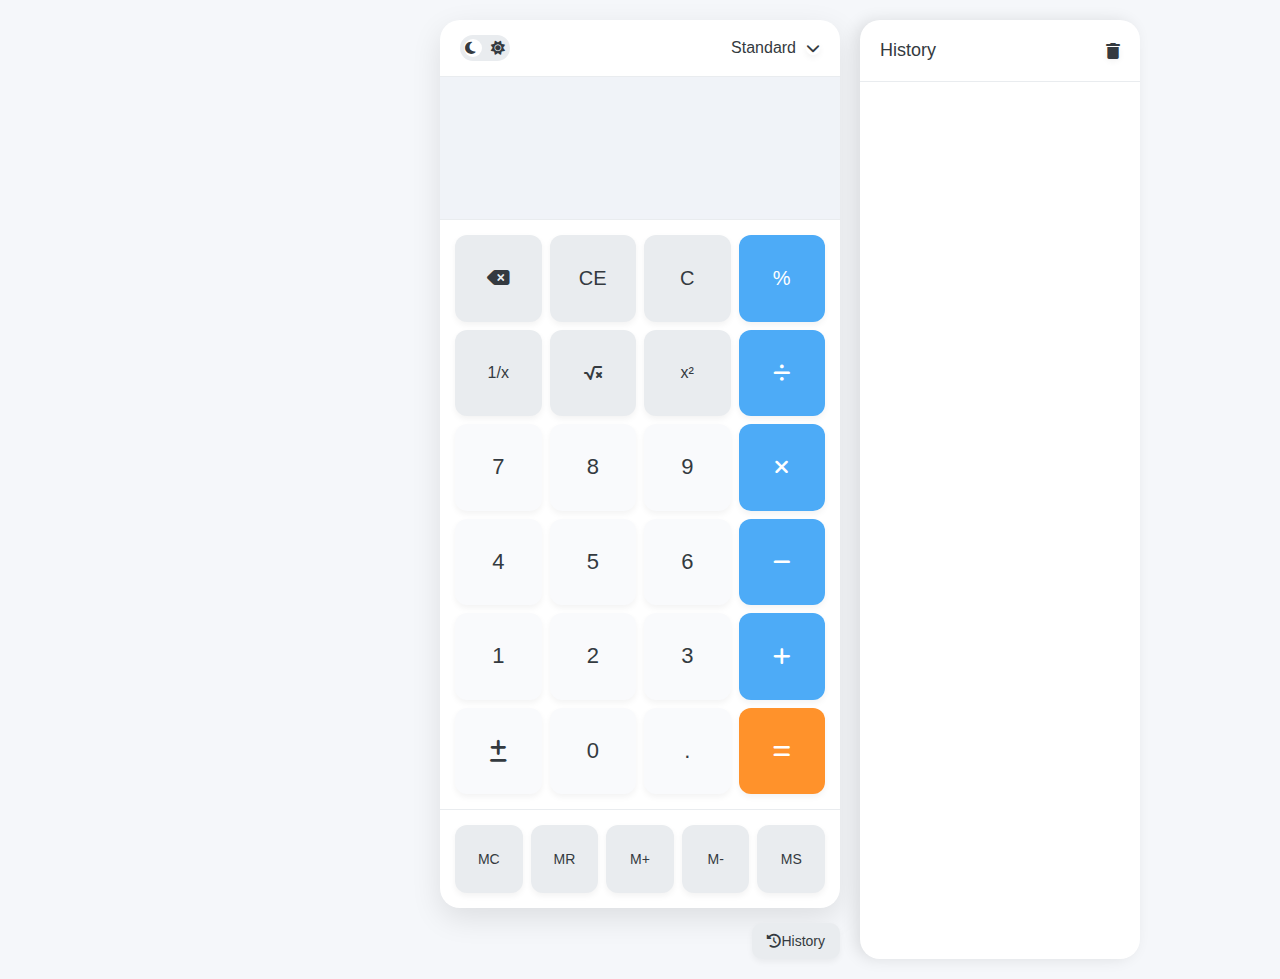
<file: calculator.html>
<!DOCTYPE html>
<html lang="en">
<head>
    <meta charset="UTF-8">
    <meta name="viewport" content="width=device-width, initial-scale=1.0">
    <title>Advanced Calculator</title>
    <link rel="stylesheet" href="calculator.css">
    <link rel="stylesheet" href="https://cdnjs.cloudflare.com/ajax/libs/font-awesome/6.4.0/css/all.min.css">
</head>
<body>
    <div class="calculator-container">
        <div id="calculator">
            <div class="calculator-header">
                <div class="theme-toggle">
                    <input type="checkbox" id="theme-switch">
                    <label for="theme-switch">
                        <i class="fas fa-moon"></i>
                        <i class="fas fa-sun"></i>
                    </label>
                </div>
                <div class="calc-type">
                    <span id="calc-type-display">Standard</span>
                    <div class="dropdown">
                        <button id="dropdown-btn"><i class="fas fa-chevron-down"></i></button>
                        <div class="dropdown-content">
                            <a href="#" data-type="standard">Standard</a>
                            <a href="#" data-type="scientific">Scientific</a>
                        </div>
                    </div>
                </div>
            </div>

            <div class="display-container">
                <div id="history-display"></div>
                <input id="display" readonly>
            </div>

            <div id="scientific-panel">
                <button onclick="calculateFunction('sqrt')" class="function-btn"><i class="fas fa-square-root-alt"></i></button>
                <button onclick="calculateFunction('square')" class="function-btn">x<sup>2</sup></button>
                <button onclick="calculateFunction('cube')" class="function-btn">x<sup>3</sup></button>
                <button onclick="calculateFunction('power')" class="function-btn">x<sup>y</sup></button>
                <button onclick="calculateFunction('sin')" class="function-btn">sin</button>
                <button onclick="calculateFunction('cos')" class="function-btn">cos</button>
                <button onclick="calculateFunction('tan')" class="function-btn">tan</button>
                <button onclick="calculateFunction('log')" class="function-btn">log</button>
                <button onclick="calculateFunction('ln')" class="function-btn">ln</button>
                <button onclick="appendToDisplay('(')" class="function-btn">(</button>
                <button onclick="appendToDisplay(')')" class="function-btn">)</button>
                <button onclick="calculateFunction('pi')" class="function-btn">π</button>
            </div>

            <div id="keys">
                <button onclick="backspace()" class="action-btn"><i class="fas fa-backspace"></i></button>
                <button onclick="clearEntry()" class="action-btn">CE</button>
                <button onclick="clearDisplay()" class="action-btn">C</button>
                <button onclick="appendToDisplay('%')" class="operator-btn">%</button>
                
                <button onclick="calculateFunction('inverse')" class="function-btn">1/x</button>
                <button onclick="calculateFunction('sqrt')" class="function-btn"><i class="fas fa-square-root-alt"></i></button>
                <button onclick="calculateFunction('square')" class="function-btn">x²</button>
                <button onclick="appendToDisplay('/')" class="operator-btn"><i class="fas fa-divide"></i></button>
                
                <button onclick="appendToDisplay('7')" class="number-btn">7</button>
                <button onclick="appendToDisplay('8')" class="number-btn">8</button>
                <button onclick="appendToDisplay('9')" class="number-btn">9</button>
                <button onclick="appendToDisplay('*')" class="operator-btn"><i class="fas fa-times"></i></button>
                
                <button onclick="appendToDisplay('4')" class="number-btn">4</button>
                <button onclick="appendToDisplay('5')" class="number-btn">5</button>
                <button onclick="appendToDisplay('6')" class="number-btn">6</button>
                <button onclick="appendToDisplay('-')" class="operator-btn"><i class="fas fa-minus"></i></button>
                
                <button onclick="appendToDisplay('1')" class="number-btn">1</button>
                <button onclick="appendToDisplay('2')" class="number-btn">2</button>
                <button onclick="appendToDisplay('3')" class="number-btn">3</button>
                <button onclick="appendToDisplay('+')" class="operator-btn"><i class="fas fa-plus"></i></button>
                
                <button onclick="toggleSign()" class="number-btn"><i class="fas fa-plus-minus"></i></button>
                <button onclick="appendToDisplay('0')" class="number-btn">0</button>
                <button onclick="appendToDisplay('.')" class="number-btn">.</button>
                <button onclick="calculate()" class="equals-btn"><i class="fas fa-equals"></i></button>
            </div>

            <div class="memory-keys">
                <button onclick="memoryOperation('mc')" class="memory-btn">MC</button>
                <button onclick="memoryOperation('mr')" class="memory-btn">MR</button>
                <button onclick="memoryOperation('m+')" class="memory-btn">M+</button>
                <button onclick="memoryOperation('m-')" class="memory-btn">M-</button>
                <button onclick="memoryOperation('ms')" class="memory-btn">MS</button>
            </div>
        </div>

        <div class="calc-footer">
            <button id="history-btn"><i class="fas fa-history"></i> History</button>
        </div>

        <div id="history-panel" class="history-panel">
            <div class="history-header">
                <h3>History</h3>
                <button id="clear-history"><i class="fas fa-trash"></i></button>
            </div>
            <div class="history-content"></div>
        </div>
    </div>

    <script src="calculator.js"></script>
</body>
</html>
</file>
<file: calculator.css>
:root {
    /* Light Theme Colors */
    --bg-color: #f5f7fa;
    --calculator-bg: #ffffff;
    --display-bg: #f0f3f8;
    --key-bg: #f9fafc;
    --key-hover: #ecf0f5;
    --key-active: #e2e8f0;
    --operator-bg: #4dabf7;
    --operator-hover: #339af0;
    --operator-active: #228be6;
    --equals-bg: #ff922b;
    --equals-hover: #fd7e14;
    --equals-active: #f76707;
    --function-bg: #e9ecef;
    --function-hover: #dee2e6;
    --function-active: #ced4da;
    --text-color: #343a40;
    --display-text: #212529;
    --history-text: #868e96;
    --memory-bg: #e9ecef;
    --memory-hover: #dee2e6;
    --memory-active: #ced4da;
    --border-color: #e9ecef;
    --shadow-color: rgba(0, 0, 0, 0.1);
}

[data-theme="dark"] {
    /* Dark Theme Colors */
    --bg-color: #212529;
    --calculator-bg: #343a40;
    --display-bg: #2b3035;
    --key-bg: #495057;
    --key-hover: #5c636a;
    --key-active: #6c757d;
    --operator-bg: #1971c2;
    --operator-hover: #1864ab;
    --operator-active: #1451a7;
    --equals-bg: #e67700;
    --equals-hover: #d9480f;
    --equals-active: #c92a2a;
    --function-bg: #343a40;
    --function-hover: #495057;
    --function-active: #5c636a;
    --text-color: #f8f9fa;
    --display-text: #e9ecef;
    --history-text: #adb5bd;
    --memory-bg: #343a40;
    --memory-hover: #495057;
    --memory-active: #5c636a;
    --border-color: #495057;
    --shadow-color: rgba(0, 0, 0, 0.5);
}

* {
    margin: 0;
    padding: 0;
    box-sizing: border-box;
    transition: all 0.3s ease;
}

body {
    margin: 0;
    display: flex;
    justify-content: center;
    align-items: center;
    min-height: 100vh;
    font-family: 'Segoe UI', Tahoma, Geneva, Verdana, sans-serif;
    background-color: var(--bg-color);
    color: var(--text-color);
    padding: 20px;
}

.calculator-container {
    position: relative;
    width: 100%;
    max-width: 400px;
}

#calculator {
    background-color: var(--calculator-bg);
    border-radius: 20px;
    box-shadow: 0 10px 30px var(--shadow-color);
    overflow: hidden;
    width: 100%;
}

.calculator-header {
    display: flex;
    justify-content: space-between;
    align-items: center;
    padding: 15px 20px;
    border-bottom: 1px solid var(--border-color);
}

.theme-toggle {
    position: relative;
    width: 50px;
    height: 26px;
}

.theme-toggle input {
    opacity: 0;
    width: 0;
    height: 0;
}

.theme-toggle label {
    position: absolute;
    cursor: pointer;
    top: 0;
    left: 0;
    right: 0;
    bottom: 0;
    background-color: var(--function-bg);
    border-radius: 34px;
    display: flex;
    align-items: center;
    justify-content: space-between;
    padding: 0 5px;
}

.theme-toggle label:before {
    content: "";
    position: absolute;
    height: 18px;
    width: 18px;
    left: 4px;
    bottom: 4px;
    background-color: var(--calculator-bg);
    border-radius: 50%;
    transition: .4s;
}

.theme-toggle input:checked + label:before {
    transform: translateX(24px);
}

.theme-toggle i {
    font-size: 14px;
    color: var(--text-color);
    z-index: 1;
}

.calc-type {
    display: flex;
    align-items: center;
    gap: 10px;
    font-size: 16px;
    font-weight: 500;
}

.dropdown {
    position: relative;
    display: inline-block;
}

.dropdown-content {
    display: none;
    position: absolute;
    right: 0;
    background-color: var(--calculator-bg);
    min-width: 120px;
    box-shadow: 0 8px 16px var(--shadow-color);
    z-index: 10;
    border-radius: 8px;
    overflow: hidden;
}

.dropdown-content a {
    color: var(--text-color);
    padding: 12px 16px;
    text-decoration: none;
    display: block;
    text-align: left;
}

.dropdown-content a:hover {
    background-color: var(--key-hover);
}

#dropdown-btn {
    background: none;
    border: none;
    color: var(--text-color);
    cursor: pointer;
    font-size: 14px;
}

.display-container {
    background-color: var(--display-bg);
    padding: 20px;
    border-bottom: 1px solid var(--border-color);
}

#history-display {
    font-size: 16px;
    color: var(--history-text);
    text-align: right;
    min-height: 24px;
    margin-bottom: 10px;
    overflow: hidden;
    text-overflow: ellipsis;
}

#display {
    width: 100%;
    padding: 10px 0;
    font-size: 42px;
    text-align: right;
    border: none;
    background-color: transparent;
    color: var(--display-text);
    font-weight: 500;
    outline: none;
}

#scientific-panel {
    display: none;
    grid-template-columns: repeat(4, 1fr);
    gap: 8px;
    padding: 15px;
    border-bottom: 1px solid var(--border-color);
}

#keys {
    display: grid;
    grid-template-columns: repeat(4, 1fr);
    gap: 8px;
    padding: 15px;
}

button {
    width: 100%;
    aspect-ratio: 1/1;
    border-radius: 12px;
    border: none;
    background-color: var(--key-bg);
    color: var(--text-color);
    font-size: 20px;
    font-weight: 500;
    cursor: pointer;
    display: flex;
    align-items: center;
    justify-content: center;
    box-shadow: 0 3px 6px rgba(0, 0, 0, 0.05);
}

button:hover {
    background-color: var(--key-hover);
}

button:active {
    background-color: var(--key-active);
    transform: scale(0.98);
}

.number-btn {
    font-size: 22px;
}

.operator-btn {
    background-color: var(--operator-bg);
    color: white;
}

.operator-btn:hover {
    background-color: var(--operator-hover);
}

.operator-btn:active {
    background-color: var(--operator-active);
}

.equals-btn {
    background-color: var(--equals-bg);
    color: white;
}

.equals-btn:hover {
    background-color: var(--equals-hover);
}

.equals-btn:active {
    background-color: var(--equals-active);
}

.action-btn {
    background-color: var(--function-bg);
}

.action-btn:hover {
    background-color: var(--function-hover);
}

.action-btn:active {
    background-color: var(--function-active);
}

.function-btn {
    background-color: var(--function-bg);
    font-size: 16px;
}

.function-btn:hover {
    background-color: var(--function-hover);
}

.function-btn:active {
    background-color: var(--function-active);
}
.memory-keys {
    display: grid;
    grid-template-columns: repeat(5, 1fr);
    gap: 8px;
    padding: 15px;
    border-top: 1px solid var(--border-color);
}

.memory-btn {
    background-color: var(--memory-bg);
    font-size: 14px;
    font-weight: 500;
}

.memory-btn:hover {
    background-color: var(--memory-hover);
}

.memory-btn:active {
    background-color: var(--memory-active);
}

.calc-footer {
    margin-top: 15px;
    display: flex;
    justify-content: flex-end;
}

#history-btn {
    background-color: var(--function-bg);
    color: var(--text-color);
    padding: 10px 15px;
    border-radius: 10px;
    font-size: 14px;
    border: none;
    cursor: pointer;
    width: auto;
    aspect-ratio: auto;
}

#history-btn:hover {
    background-color: var(--function-hover);
}

.history-panel {
    position: absolute;
    top: 0;
    right: -300px;
    width: 280px;
    height: 100%;
    background-color: var(--calculator-bg);
    box-shadow: -5px 0 15px var(--shadow-color);
    transition: right 0.3s ease;
    border-radius: 20px;
    overflow: hidden;
    z-index: 100;
}

.history-panel.active {
    right: -320px;
}

.history-header {
    display: flex;
    justify-content: space-between;
    align-items: center;
    padding: 20px;
    border-bottom: 1px solid var(--border-color);
}

.history-header h3 {
    font-size: 18px;
    font-weight: 500;
}

#clear-history {
    background: none;
    border: none;
    color: var(--text-color);
    font-size: 16px;
    cursor: pointer;
    width: auto;
    aspect-ratio: auto;
}

.history-content {
    padding: 15px;
    height: calc(100% - 60px);
    overflow-y: auto;
}

.history-item {
    margin-bottom: 15px;
    padding-bottom: 15px;
    border-bottom: 1px solid var(--border-color);
}

.history-expression {
    font-size: 14px;
    color: var(--history-text);
    margin-bottom: 5px;
}

.history-result {
    font-size: 18px;
    color: var(--text-color);
    font-weight: 500;
}

@media (max-width: 500px) {
    body {
        padding: 10px;
    }
    
    button {
        font-size: 18px;
    }
    
    .number-btn {
        font-size: 20px;
    }
    
    .function-btn {
        font-size: 14px;
    }
    
    #display {
        font-size: 36px;
    }
}

/* Animation for button press */
@keyframes buttonPress {
    0% {
        transform: scale(1);
    }
    50% {
        transform: scale(0.95);
    }
    100% {
        transform: scale(1);
    }
}

.button-press {
    animation: buttonPress 0.15s ease;
}
</file>
